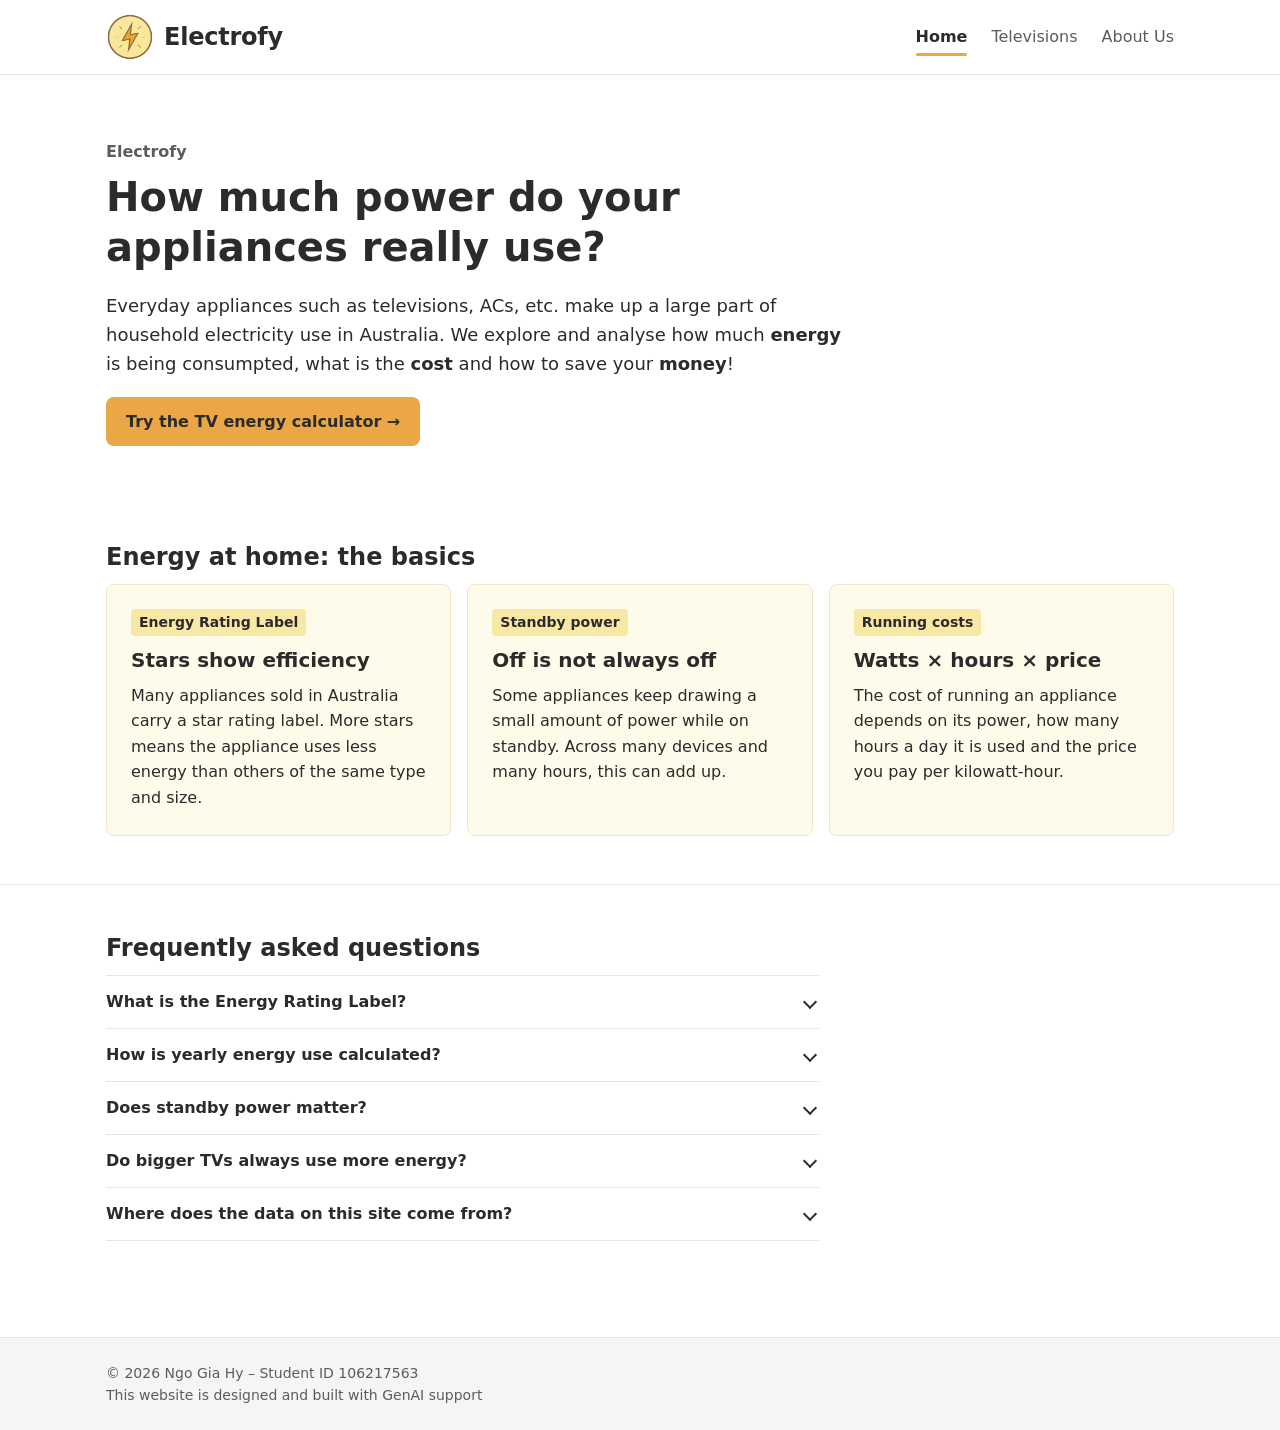
<file: index.html>
<!DOCTYPE html>
<html lang="en-AU">
<head>
  <meta charset="UTF-8">
  <meta name="viewport" content="width=device-width, initial-scale=1">
  <title>Home | Electrofy</title>
  <meta name="description" content="Appliance energy consumption in Australian homes.">
  <link rel="icon" href="assets/img/power-logo.png">
  <link rel="stylesheet" href="assets/css/styles.css">
  <script src="assets/js/main.js" defer></script>
</head>
<body>
  <a class="skip-link" href="#main">Skip to main content</a>

  <header class="site-header">
    <nav class="site-nav container" aria-label="Main">
      <a class="logo" href="index.html"><img src="assets/img/power-logo.png" alt="" width="48" height="48"><span class="logo-name">Electrofy</span></a>
      <ul class="nav-links">
        <li><a href="index.html" class="active" aria-current="page">Home</a></li>
        <li><a href="televisions.html">Televisions</a></li>
        <li><a href="about.html">About Us</a></li>
      </ul>
    </nav>
  </header>

  <main id="main">
    <section class="hero">
      <div class="container">
        <p class="site-name">Electrofy</p>
        <h1>How much power do your appliances really use?</h1>
        <p class="lead">Everyday appliances such as televisions, ACs, etc. make up a large part of household electricity use in Australia. We explore and analyse how much <strong>energy</strong> is being consumpted, what is the <strong>cost</strong> and how to save your <strong>money</strong>!</p>
        <a class="button" href="televisions.html">Try the TV energy calculator →</a>
      </div>
    </section>

    <section class="section" aria-labelledby="facts-title">
      <div class="container">
        <h2 id="facts-title">Energy at home: the basics</h2>
        <ul class="card-grid">
          <li class="card">
            <span class="chip">Energy Rating Label</span>
            <h3>Stars show efficiency</h3>
            <p>Many appliances sold in Australia carry a star rating label. More stars means the appliance uses less energy than others of the same type and size.</p>
          </li>
          <li class="card">
            <span class="chip">Standby power</span>
            <h3>Off is not always off</h3>
            <p>Some appliances keep drawing a small amount of power while on standby. Across many devices and many hours, this can add up.</p>
          </li>
          <li class="card">
            <span class="chip">Running costs</span>
            <h3>Watts × hours × price</h3>
            <p>The cost of running an appliance depends on its power, how many hours a day it is used and the price you pay per kilowatt-hour.</p>
          </li>
        </ul>
      </div>
    </section>

    <section class="section" aria-labelledby="faq-title">
      <div class="container">
        <h2 id="faq-title">Frequently asked questions</h2>
        <div class="faq-list">
          <div class="faq-item">
            <h3><button class="faq-question" type="button" aria-expanded="false" aria-controls="faq-1">What is the Energy Rating Label?<span class="faq-icon" aria-hidden="true"></span></button></h3>
            <div class="faq-answer" id="faq-1" hidden><p>The Energy Rating Label is a star rating shown on appliances in Australia and New Zealand to help buyers compare energy efficiency.</p></div>
          </div>
          <div class="faq-item">
            <h3><button class="faq-question" type="button" aria-expanded="false" aria-controls="faq-2">How is yearly energy use calculated?<span class="faq-icon" aria-hidden="true"></span></button></h3>
            <div class="faq-answer" id="faq-2" hidden><p>Multiply the appliance's power in watts by the hours it is used each day, divide by 1,000 to get kilowatt-hours, then multiply by 365.</p></div>
          </div>
          <div class="faq-item">
            <h3><button class="faq-question" type="button" aria-expanded="false" aria-controls="faq-3">Does standby power matter?<span class="faq-icon" aria-hidden="true"></span></button></h3>
            <div class="faq-answer" id="faq-3" hidden><p>Standby power is usually small for a single device, but it runs around the clock and across many devices in a home.</p></div>
          </div>
          <div class="faq-item">
            <h3><button class="faq-question" type="button" aria-expanded="false" aria-controls="faq-4">Do bigger TVs always use more energy?<span class="faq-icon" aria-hidden="true"></span></button></h3>
            <div class="faq-answer" id="faq-4" hidden><p>Larger screens generally need more power, but screen technology and efficiency also make a difference. Try the calculator to compare models.</p></div>
          </div>
          <div class="faq-item">
            <h3><button class="faq-question" type="button" aria-expanded="false" aria-controls="faq-5">Where does the data on this site come from?<span class="faq-icon" aria-hidden="true"></span></button></h3>
            <div class="faq-answer" id="faq-5" hidden><p>TV model data comes from the Australian Energy Rating product register. See the About Us page for details.</p></div>
          </div>
        </div>
      </div>
    </section>
  </main>

  <footer class="site-footer">
    <div class="container">
      <p>&copy; <span id="year">2026</span> Ngo Gia Hy – Student ID 106217563</p>
      <p>This website is designed and built with GenAI support</p>
    </div>
  </footer>
</body>
</html>
</file>
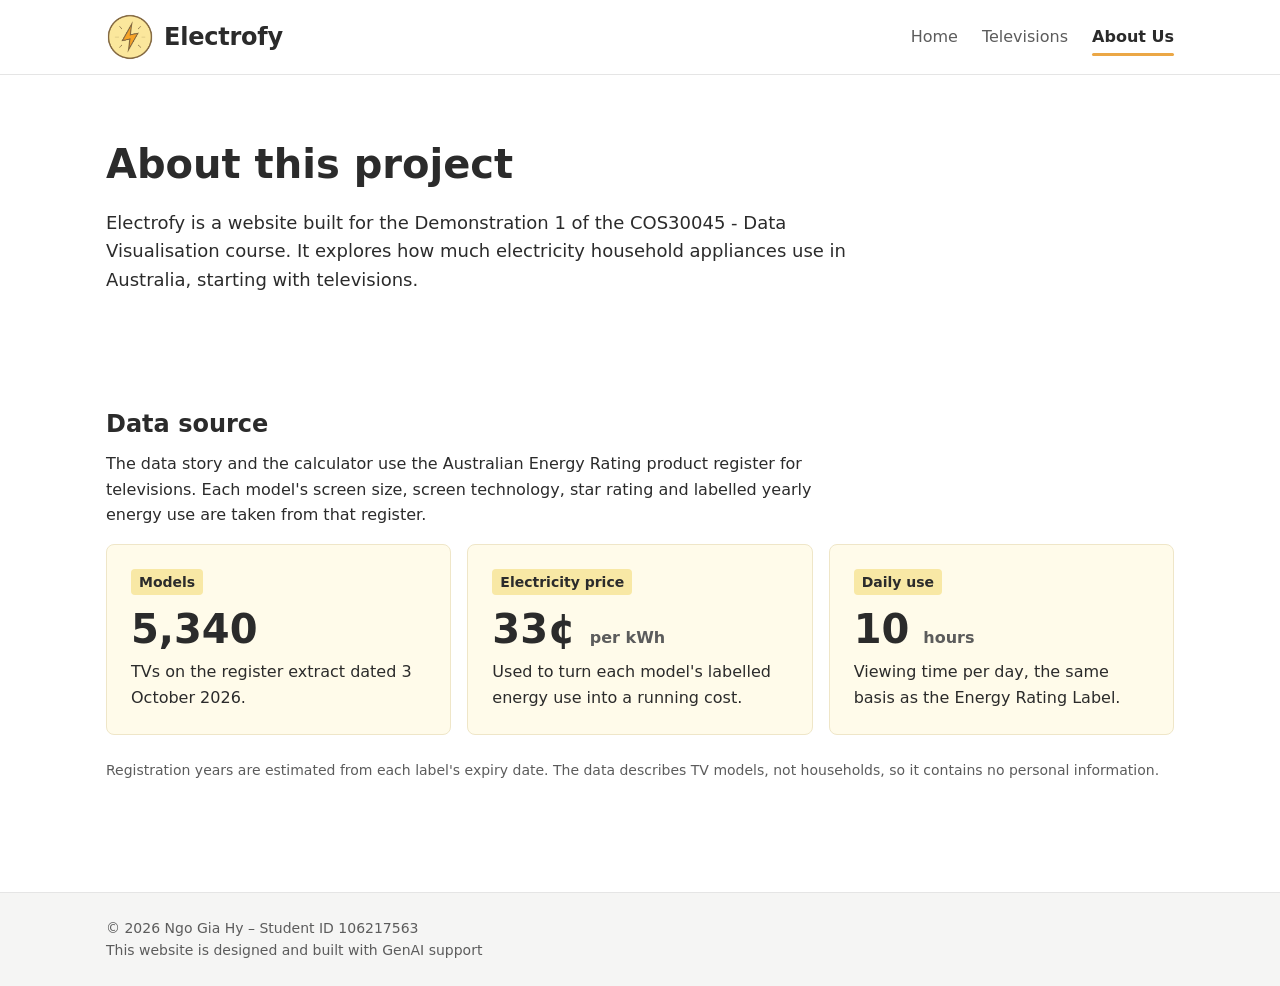
<file: about.html>
<!DOCTYPE html>
<html lang="en-AU">
<head>
  <meta charset="UTF-8">
  <meta name="viewport" content="width=device-width, initial-scale=1">
  <title>About Us | Electrofy</title>
  <meta name="description" content="About the Electrofy project, its data source and its author.">
  <link rel="icon" href="assets/img/power-logo.png">
  <link rel="stylesheet" href="assets/css/styles.css">
  <script src="assets/js/main.js" defer></script>
</head>
<body>
  <a class="skip-link" href="#main">Skip to main content</a>

  <header class="site-header">
    <nav class="site-nav container" aria-label="Main">
      <a class="logo" href="index.html"><img src="assets/img/power-logo.png" alt="" width="48" height="48"><span class="logo-name">Electrofy</span></a>
      <ul class="nav-links">
        <li><a href="index.html">Home</a></li>
        <li><a href="televisions.html">Televisions</a></li>
        <li><a href="about.html" class="active" aria-current="page">About Us</a></li>
      </ul>
    </nav>
  </header>

  <main id="main">
    <section class="hero">
      <div class="container">
        <h1>About this project</h1>
        <p class="lead">Electrofy is a website built for the Demonstration 1 of the COS30045 - Data Visualisation course. It explores how much electricity household appliances use in Australia, starting with televisions.</p>
      </div>
    </section>

    <section class="section" aria-labelledby="data-title">
      <div class="container">
        <h2 id="data-title">Data source</h2>
        <p class="prose">The data story and the calculator use the Australian Energy Rating product register for televisions. Each model's screen size, screen technology, star rating and labelled yearly energy use are taken from that register.</p>
        <ul class="card-grid">
          <li class="card">
            <span class="chip">Models</span>
            <p class="stat">5,340</p>
            <p>TVs on the register extract dated 3 October 2026.</p>
          </li>
          <li class="card">
            <span class="chip">Electricity price</span>
            <p class="stat">33¢ <small>per kWh</small></p>
            <p>Used to turn each model's labelled energy use into a running cost.</p>
          </li>
          <li class="card">
            <span class="chip">Daily use</span>
            <p class="stat">10 <small>hours</small></p>
            <p>Viewing time per day, the same basis as the Energy Rating Label.</p>
          </li>
        </ul>
        <p class="data-note">Registration years are estimated from each label's expiry date. The data describes TV models, not households, so it contains no personal information.</p>
      </div>
    </section>

  </main>

  <footer class="site-footer">
    <div class="container">
      <p>&copy; <span id="year">2026</span> Ngo Gia Hy – Student ID 106217563</p>
      <p>This website is designed and built with GenAI support</p>
    </div>
  </footer>
</body>
</html>
</file>
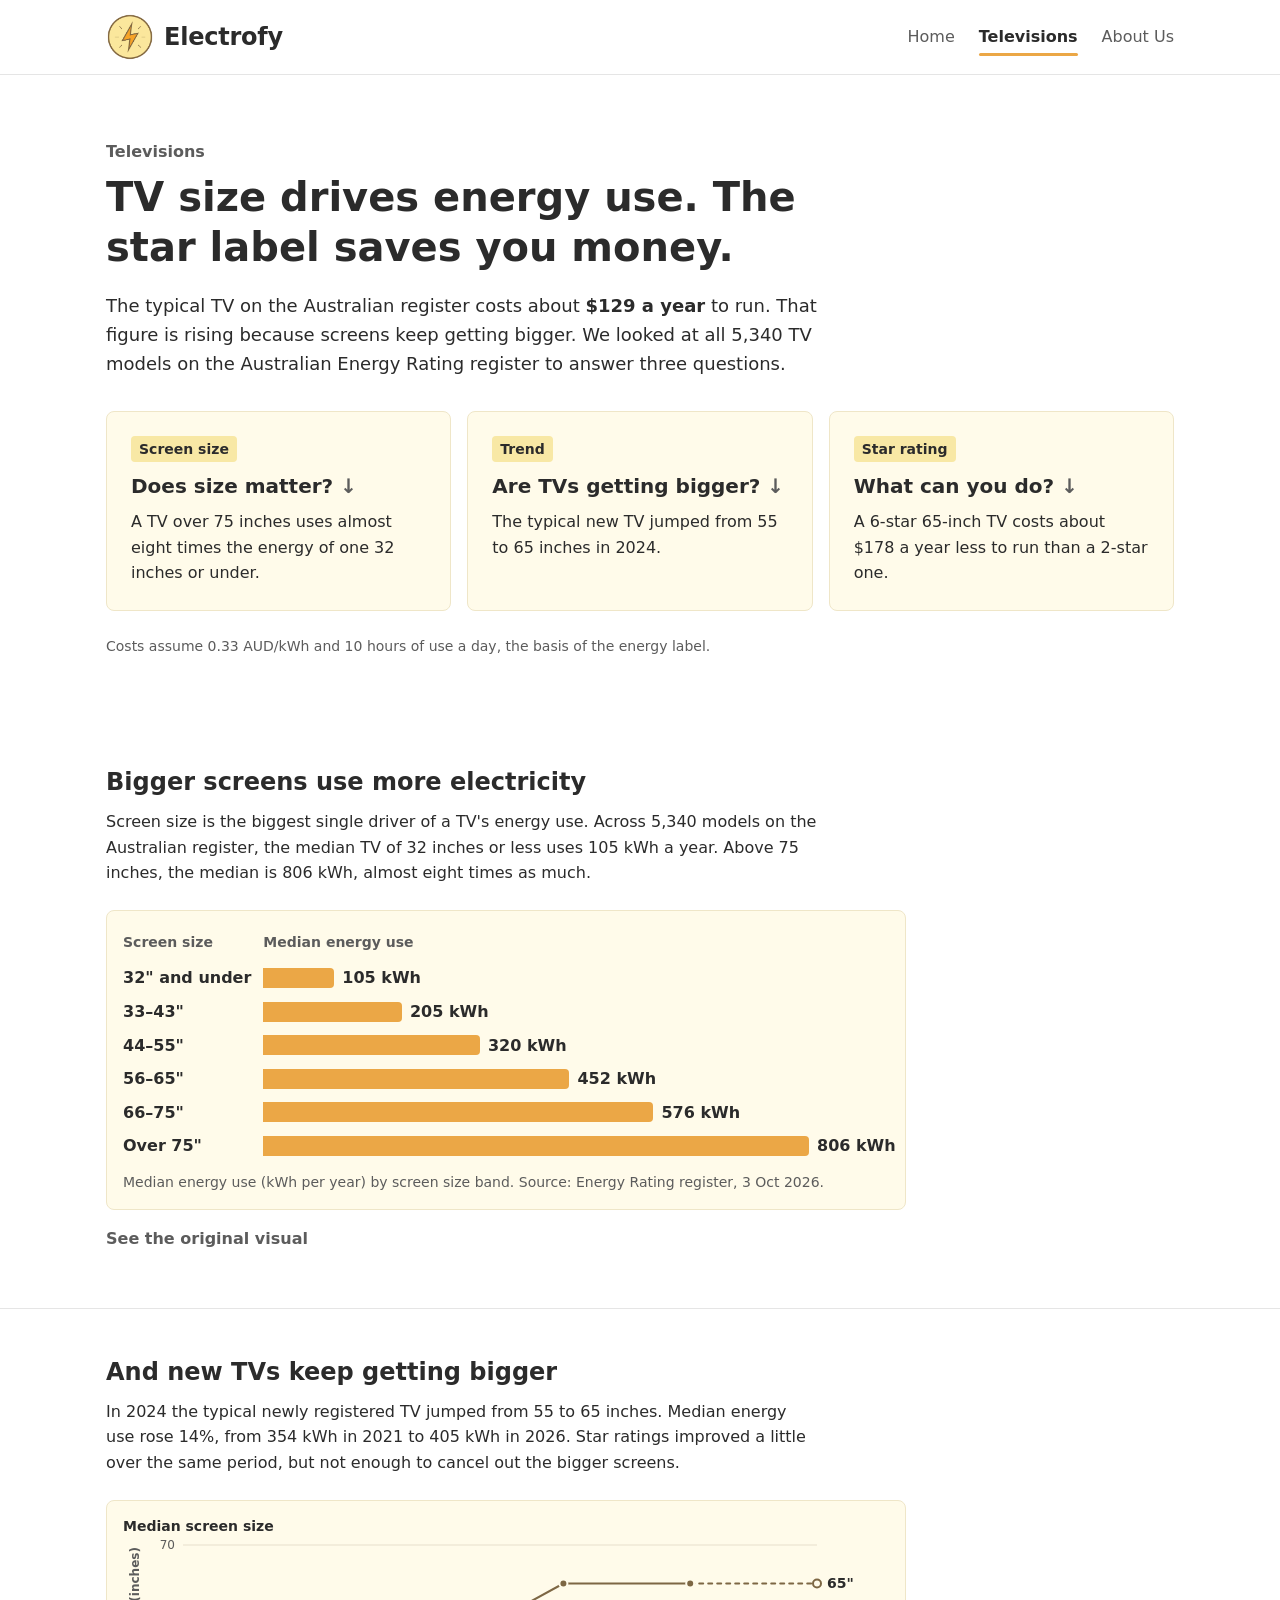
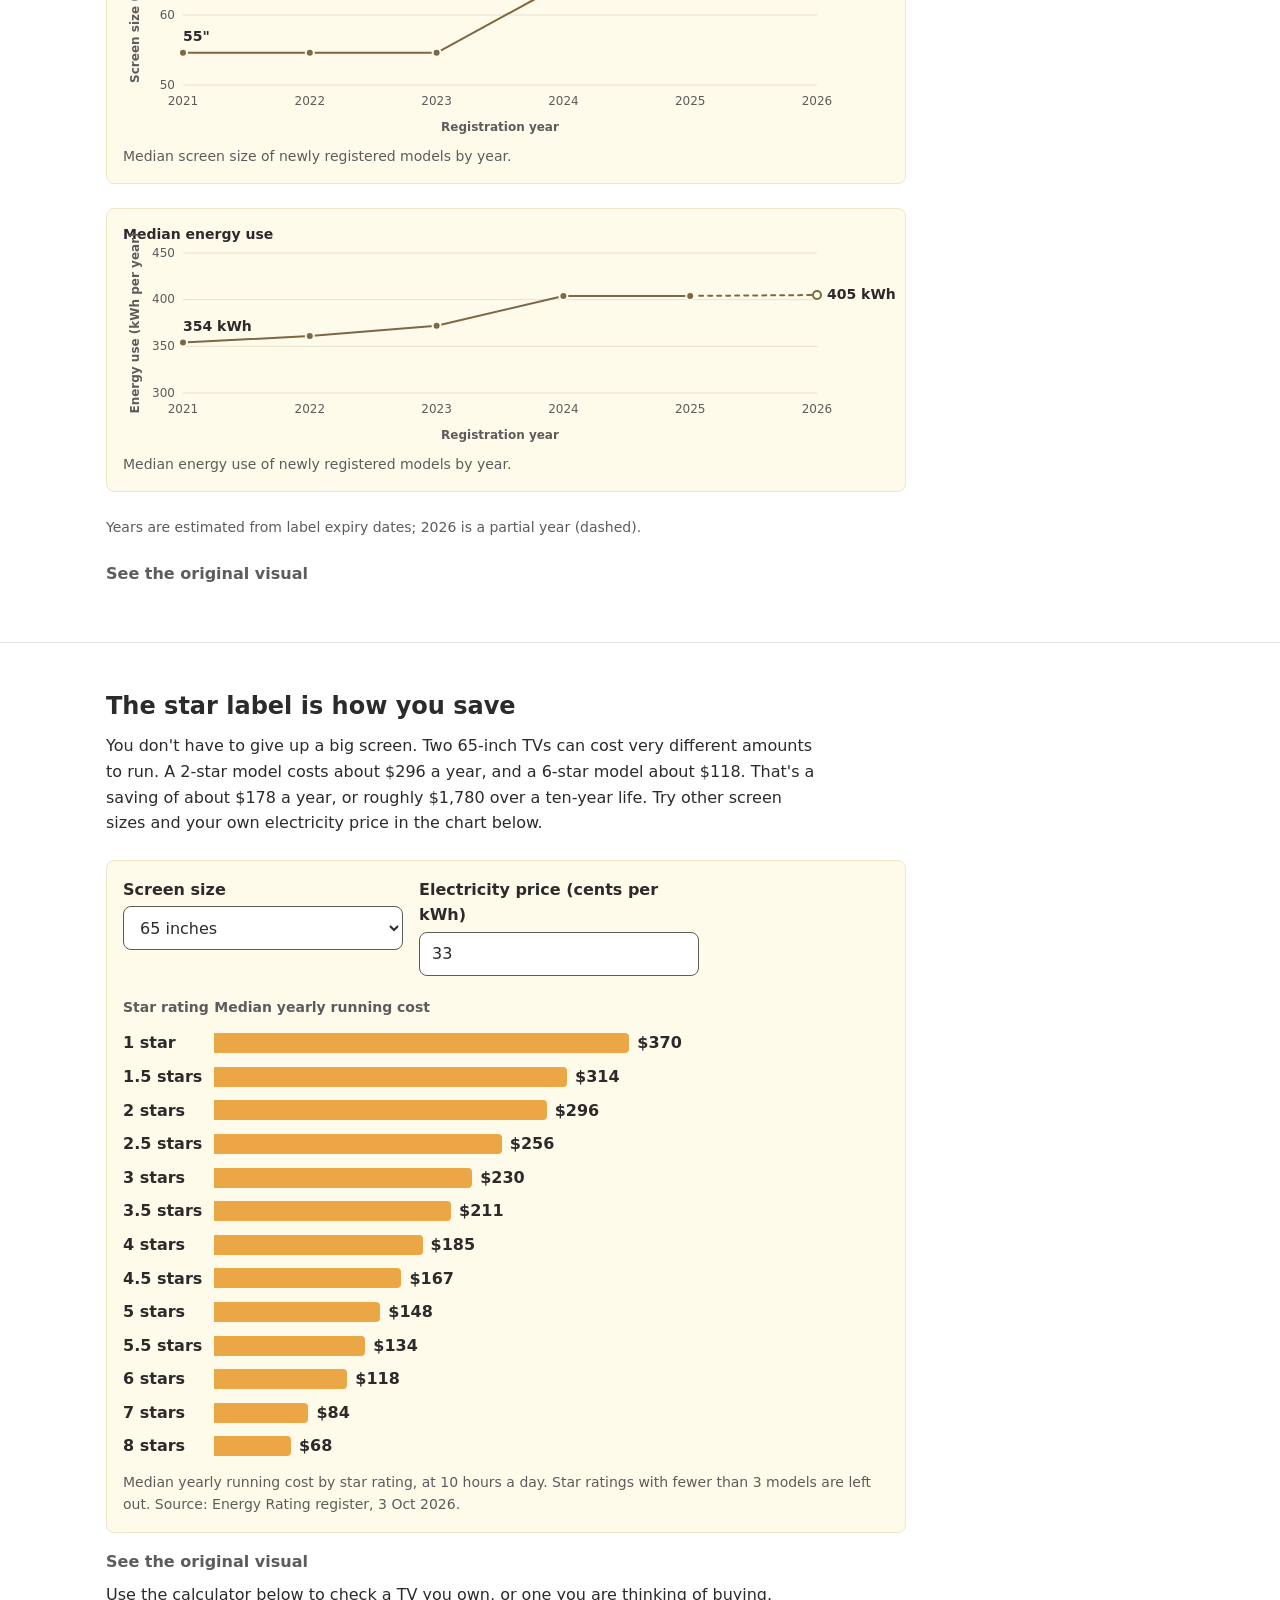
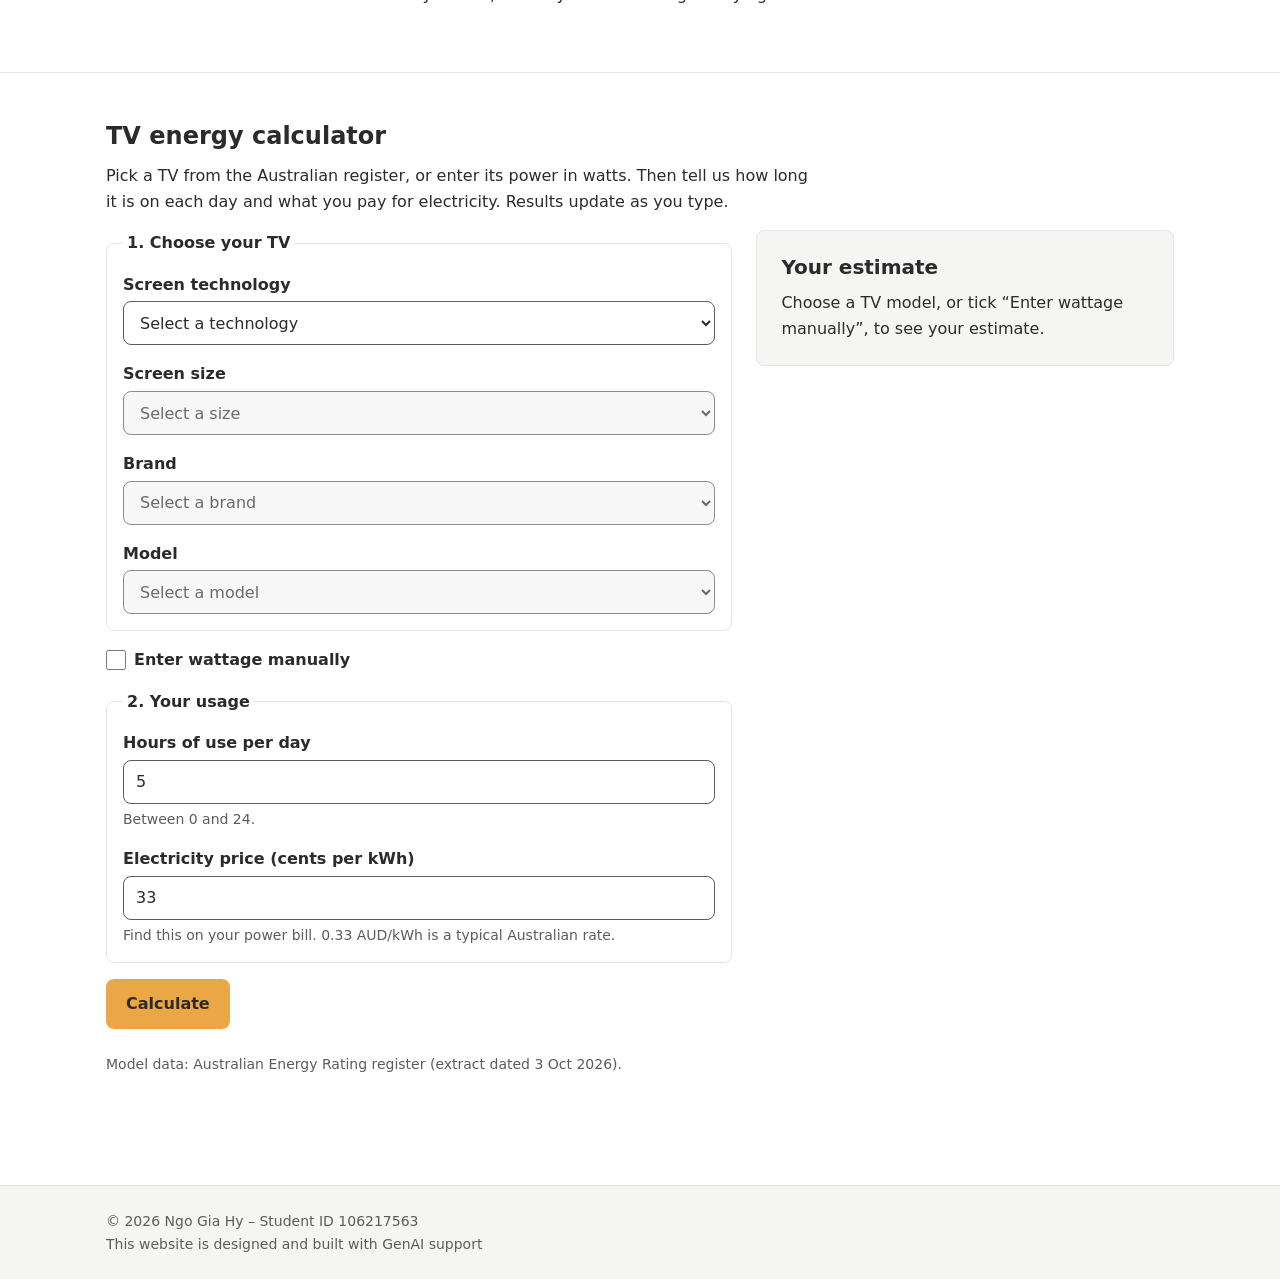
<file: televisions.html>
<!DOCTYPE html>
<html lang="en-AU">
<head>
  <meta charset="UTF-8">
  <meta name="viewport" content="width=device-width, initial-scale=1">
  <title>Televisions | Electrofy</title>
  <meta name="description" content="Bigger TVs, bigger bills: how screen size and star ratings affect what a TV costs to run in Australia, plus a TV energy calculator.">
  <link rel="icon" href="assets/img/power-logo.png">
  <link rel="stylesheet" href="assets/css/styles.css">
  <script src="assets/js/main.js" defer></script>
  <script src="assets/data/tv-models.js" defer></script>
  <script src="assets/js/calculator.js" defer></script>
  <script src="assets/js/cost-chart.js" defer></script>
  <script src="assets/js/trend-chart.js" defer></script>
</head>
<body>
  <a class="skip-link" href="#main">Skip to main content</a>

  <header class="site-header">
    <nav class="site-nav container" aria-label="Main">
      <a class="logo" href="index.html"><img src="assets/img/power-logo.png" alt="" width="48" height="48"><span class="logo-name">Electrofy</span></a>
      <ul class="nav-links">
        <li><a href="index.html">Home</a></li>
        <li><a href="televisions.html" class="active" aria-current="page">Televisions</a></li>
        <li><a href="about.html">About Us</a></li>
      </ul>
    </nav>
  </header>

  <main id="main">
    <section class="hero">
      <div class="container">
        <p class="site-name">Televisions</p>
        <h1>TV size drives energy use. The star label saves you money.</h1>
        <p class="lead">The typical TV on the Australian register costs about <strong>$129 a year</strong> to run. That figure is rising because screens keep getting bigger. We looked at all 5,340 TV models on the Australian Energy Rating register to answer three questions.</p>
        <ul class="card-grid question-grid">
          <li>
            <a class="card card-link" href="#size-title">
              <span class="chip">Screen size</span>
              <p class="card-title">Does size matter?</p>
              <p>A TV over 75 inches uses almost eight times the energy of one 32 inches or under.</p>
            </a>
          </li>
          <li>
            <a class="card card-link" href="#trend-title">
              <span class="chip">Trend</span>
              <p class="card-title">Are TVs getting bigger?</p>
              <p>The typical new TV jumped from 55 to 65 inches in 2024.</p>
            </a>
          </li>
          <li>
            <a class="card card-link" href="#cost-title">
              <span class="chip">Star rating</span>
              <p class="card-title">What can you do?</p>
              <p>A 6-star 65-inch TV costs about $178 a year less to run than a 2-star one.</p>
            </a>
          </li>
        </ul>
        <p class="data-note">Costs assume 0.33 AUD/kWh and 10 hours of use a day, the basis of the energy label.</p>
      </div>
    </section>

    <section class="section" aria-labelledby="size-title">
      <div class="container">
        <h2 id="size-title">Bigger screens use more electricity</h2>
        <p class="prose">Screen size is the biggest single driver of a TV's energy use. Across 5,340 models on the Australian register, the median TV of 32 inches or less uses 105 kWh a year. Above 75 inches, the median is 806 kWh, almost eight times as much.</p>
        <figure class="chart">
          <!-- Medians over all 5,340 register rows, as in the original chart. --share = value / 806. -->
          <table class="bar-table" aria-describedby="size-caption">
            <thead>
              <tr><th scope="col">Screen size</th><th scope="col">Median energy use</th></tr>
            </thead>
            <tbody>
              <tr><th scope="row">32" and under</th><td><div class="bar-track"><span class="bar" style="--share: 0.130"></span><span class="bar-value">105 kWh</span></div></td></tr>
              <tr><th scope="row">33–43"</th><td><div class="bar-track"><span class="bar" style="--share: 0.254"></span><span class="bar-value">205 kWh</span></div></td></tr>
              <tr><th scope="row">44–55"</th><td><div class="bar-track"><span class="bar" style="--share: 0.397"></span><span class="bar-value">320 kWh</span></div></td></tr>
              <tr><th scope="row">56–65"</th><td><div class="bar-track"><span class="bar" style="--share: 0.561"></span><span class="bar-value">452 kWh</span></div></td></tr>
              <tr><th scope="row">66–75"</th><td><div class="bar-track"><span class="bar" style="--share: 0.715"></span><span class="bar-value">576 kWh</span></div></td></tr>
              <tr><th scope="row">Over 75"</th><td><div class="bar-track"><span class="bar" style="--share: 1"></span><span class="bar-value">806 kWh</span></div></td></tr>
            </tbody>
          </table>
          <figcaption id="size-caption">Median energy use (kWh per year) by screen size band. Source: Energy Rating register, 3 Oct 2026.</figcaption>
        </figure>
        <details class="chart-original">
          <summary>See the original visual</summary>
          <img src="assets/img/chart-a-size.png" alt="Bar chart of median yearly energy use by screen size: 105 kWh for 32 inches and under, 205 for 33 to 43, 320 for 44 to 55, 452 for 56 to 65, 576 for 66 to 75 and 806 kWh for over 75 inches.">
        </details>
      </div>
    </section>

    <section class="section" aria-labelledby="trend-title">
      <div class="container">
        <h2 id="trend-title">And new TVs keep getting bigger</h2>
        <p class="prose">In 2024 the typical newly registered TV jumped from 55 to 65 inches. Median energy use rose 14%, from 354 kWh in 2021 to 405 kWh in 2026. Star ratings improved a little over the same period, but not enough to cancel out the bigger screens.</p>
        <figure class="chart">
          <div class="trend-chart" data-measure="size"></div>
          <div class="chart-tip" role="tooltip" hidden></div>
          <figcaption>Median screen size of newly registered models by year.</figcaption>
        </figure>
        <figure class="chart">
          <div class="trend-chart" data-measure="kwh"></div>
          <div class="chart-tip" role="tooltip" hidden></div>
          <figcaption>Median energy use of newly registered models by year.</figcaption>
        </figure>
        <p class="data-note">Years are estimated from label expiry dates; 2026 is a partial year (dashed).</p>
        <details class="chart-original">
          <summary>See the original visual</summary>
          <img src="assets/img/chart-b-trend.png" alt="Line chart from 2021 to 2026: median screen size steps up from 55 to 65 inches in 2024, and median yearly energy use rises from 354 to 405 kWh.">
        </details>
      </div>
    </section>

    <section class="section" aria-labelledby="cost-title">
      <div class="container">
        <h2 id="cost-title">The star label is how you save</h2>
        <p class="prose">You don't have to give up a big screen. Two 65-inch TVs can cost very different amounts to run. A 2-star model costs about $296 a year, and a 6-star model about $118. That's a saving of about $178 a year, or roughly $1,780 over a ten-year life. Try other screen sizes and your own electricity price in the chart below.</p>
        <figure class="chart cost-chart">
          <div class="chart-controls">
            <div class="field">
              <label for="cost-size">Screen size</label>
              <select id="cost-size"></select>
            </div>
            <div class="field">
              <label for="cost-price">Electricity price (cents per kWh)</label>
              <input type="number" id="cost-price" value="33" min="1" max="200" step="any" inputmode="decimal" aria-describedby="cost-price-error">
              <p class="error" id="cost-price-error"></p>
            </div>
          </div>
          <table class="bar-table" aria-describedby="cost-caption">
            <thead>
              <tr><th scope="col">Star rating</th><th scope="col">Median yearly running cost</th></tr>
            </thead>
            <tbody id="cost-rows"></tbody>
          </table>
          <div class="chart-tip" id="cost-tip" role="tooltip" hidden></div>
          <figcaption id="cost-caption">Median yearly running cost by star rating, at 10 hours a day. Star ratings with fewer than 3 models are left out. Source: Energy Rating register, 3 Oct 2026.</figcaption>
        </figure>
        <details class="chart-original">
          <summary>See the original visual</summary>
          <img src="assets/img/chart-c-cost.png" alt="Bar chart of yearly running cost for 65-inch TVs by star rating: about $296 at 2 stars, $185 at 4 stars, $119 at 6 stars and $84 at 7 stars.">
        </details>
        <p class="prose">Use the calculator below to check a TV you own, or one you are thinking of buying.</p>
      </div>
    </section>

    <section class="section" aria-labelledby="calc-title">
      <div class="container">
        <h2 id="calc-title">TV energy calculator</h2>
        <p class="prose">Pick a TV from the Australian register, or enter its power in watts. Then tell us how long it is on each day and what you pay for electricity. Results update as you type.</p>

        <div class="calc-layout">
          <form id="calc-form" class="calc-form" novalidate autocomplete="off">
            <fieldset id="model-picker">
              <legend>1. Choose your TV</legend>
              <div class="field">
                <label for="tech">Screen technology</label>
                <select id="tech" name="tech"></select>
              </div>
              <div class="field">
                <label for="size">Screen size</label>
                <select id="size" name="size" disabled></select>
              </div>
              <div class="field">
                <label for="brand">Brand</label>
                <select id="brand" name="brand" disabled></select>
              </div>
              <div class="field">
                <label for="model">Model</label>
                <select id="model" name="model" disabled aria-describedby="model-error"></select>
                <p class="error" id="model-error"></p>
              </div>
            </fieldset>

            <div class="field field-check">
              <input type="checkbox" id="manual" name="manual">
              <label for="manual">Enter wattage manually</label>
            </div>

            <div class="field" id="watts-field" hidden>
              <label for="watts">Power usage (watts)</label>
              <input type="number" id="watts" name="watts" min="1" max="1000" step="any" inputmode="decimal" aria-describedby="watts-help watts-error">
              <p class="help" id="watts-help">Between 1 and 1000 W. Check the label or the manual.</p>
              <p class="error" id="watts-error"></p>
            </div>

            <fieldset>
              <legend>2. Your usage</legend>
              <div class="field">
                <label for="hours">Hours of use per day</label>
                <input type="number" id="hours" name="hours" value="5" min="0" max="24" step="any" inputmode="decimal" aria-describedby="hours-help hours-error">
                <p class="help" id="hours-help">Between 0 and 24.</p>
                <p class="error" id="hours-error"></p>
              </div>
              <div class="field">
                <label for="price">Electricity price (cents per kWh)</label>
                <input type="number" id="price" name="price" value="33" min="1" max="200" step="any" inputmode="decimal" aria-describedby="price-help price-error">
                <p class="help" id="price-help">Find this on your power bill. 0.33 AUD/kWh is a typical Australian rate.</p>
                <p class="error" id="price-error"></p>
              </div>
            </fieldset>

            <button type="submit" class="button">Calculate</button>
          </form>

          <section class="results" aria-labelledby="results-title">
            <h3 id="results-title">Your estimate</h3>
            <div aria-live="polite">
              <p class="results-message" id="results-message">Choose a TV model, or tick “Enter wattage manually”, to see your estimate.</p>
              <p class="results-basis" id="results-basis" hidden></p>
              <table class="results-table" id="results-table" hidden>
                <thead>
                  <tr><th scope="col">Period</th><th scope="col">Energy</th><th scope="col">Cost</th></tr>
                </thead>
                <tbody>
                  <tr><th scope="row">Per day</th><td id="kwh-day"></td><td id="cost-day"></td></tr>
                  <tr><th scope="row">Per month</th><td id="kwh-month"></td><td id="cost-month"></td></tr>
                  <tr><th scope="row">Per year</th><td id="kwh-year"></td><td id="cost-year"></td></tr>
                </tbody>
              </table>
              <p class="label-note" id="label-note" hidden></p>
            </div>
          </section>
        </div>

        <p class="data-note">Model data: Australian Energy Rating register (extract dated 3 Oct 2026).</p>
      </div>
    </section>
  </main>

  <footer class="site-footer">
    <div class="container">
      <p>&copy; <span id="year">2026</span> Ngo Gia Hy – Student ID 106217563</p>
      <p>This website is designed and built with GenAI support</p>
    </div>
  </footer>
</body>
</html>
</file>
<file: assets/css/styles.css>
/* Electrofy — shared styles.
   White and light grey base with charcoal text. The logo's light yellow (--tint) is a small accent
   on labels; its amber is for fills and highlights only, never text. */

:root {
  --bg: #FFFFFF;
  --surface: #F5F5F4;
  --tint: #F8E8A5;
  --ink: #2B2B2B;
  --muted: #5C5C5C;
  --amber: #EBA746;
  /* Cards and charts keep the logo's warm theme: cream panels, amber bars, brown lines and hover. */
  --warm-surface: #FFFBEA;
  --warm-line: #EFE6C8;
  --chart-bar: #EBA746;
  --chart-ink: #7D6744;
  --error: #B42318;
  --line: #E5E5E5;
  --radius: 8px;
  --max-width: 1100px;
  --ease: cubic-bezier(0.2, 0, 0, 1);
}

/* ---------- Base ---------- */

*, *::before, *::after { box-sizing: border-box; }

[hidden] { display: none !important; }

body {
  margin: 0;
  min-height: 100vh;
  display: flex;
  flex-direction: column;
  font-family: system-ui, -apple-system, "Segoe UI", Roboto, "Helvetica Neue", Arial, sans-serif;
  font-size: 1rem;
  line-height: 1.6;
  color: var(--ink);
  background: var(--bg);
}

main { flex: 1; }

img { display: block; max-width: 100%; height: auto; }

h1, h2, h3 { margin: 0 0 0.5em; line-height: 1.25; text-wrap: balance; }
h1 { font-size: 2rem; }
h2 { font-size: 1.5rem; }
h3 { font-size: 1.25rem; }

p { margin: 0 0 1em; }

a { color: var(--muted); }
a:hover { color: var(--ink); }

::selection { background: var(--tint); color: var(--ink); }

:focus-visible { outline: 2px solid var(--muted); outline-offset: 3px; }

.container { width: 100%; max-width: var(--max-width); margin: 0 auto; padding: 0 16px; }

.skip-link {
  position: absolute;
  left: 16px;
  top: -64px;
  z-index: 10;
  padding: 8px 12px;
  background: var(--ink);
  color: var(--bg);
  border-radius: var(--radius);
}
.skip-link:focus { top: 8px; }
.skip-link:hover,
.skip-link:focus { color: var(--bg); }

/* ---------- Header & navigation ---------- */

.site-header { background: var(--bg); border-bottom: 1px solid var(--line); }

.site-nav {
  display: flex;
  flex-wrap: wrap;
  align-items: center;
  justify-content: space-between;
  gap: 8px 24px;
  padding-top: 12px;
  padding-bottom: 12px;
}

.logo { display: inline-flex; align-items: center; gap: 10px; text-decoration: none; }
.logo img { width: 48px; height: 48px; transition: transform 200ms var(--ease); }
.logo-name { font-size: 1.5rem; font-weight: 700; color: var(--ink); letter-spacing: -0.01em; }
.logo:hover img { transform: translateY(-2px); }

.nav-links { display: flex; flex-wrap: wrap; gap: 0 24px; margin: 0; padding: 0; list-style: none; }

.nav-links a {
  position: relative;
  display: inline-block;
  padding: 12px 0;
  color: var(--muted);
  font-weight: 500;
  text-decoration: none;
}

.nav-links a::after {
  content: "";
  position: absolute;
  left: 0;
  right: 0;
  bottom: 6px;
  height: 3px;
  border-radius: 2px;
  background: var(--amber);
  transform: scaleX(0);
  transform-origin: left;
  transition: transform 200ms var(--ease);
}

.nav-links a:hover { color: var(--ink); }
.nav-links a:hover::after,
.nav-links a.active::after { transform: scaleX(1); }
.nav-links a.active { color: var(--ink); font-weight: 700; }

/* ---------- Page sections ---------- */

.section { padding: 48px 0; }
.section + .section { border-top: 1px solid var(--line); }
.hero { padding: 64px 0 48px; }

.site-name { margin-bottom: 8px; color: var(--muted); font-weight: 600; }

.lead { max-width: 65ch; font-size: 1.125rem; }
.prose { max-width: 70ch; }

.button {
  display: inline-block;
  padding: 12px 20px;
  border: 0;
  border-radius: var(--radius);
  background: var(--amber);
  color: var(--ink);
  font: inherit;
  font-weight: 700;
  text-decoration: none;
  cursor: pointer;
  transition: background-color 150ms var(--ease), transform 150ms var(--ease);
}
.button:hover { background: color-mix(in srgb, var(--amber) 80%, white); color: var(--ink); }
.button:active { transform: scale(0.98); }

.card-grid { display: grid; grid-template-columns: 1fr; gap: 16px; margin: 0; padding: 0; list-style: none; }

.card { padding: 24px; background: var(--warm-surface); border: 1px solid var(--warm-line); border-radius: var(--radius); }
.card p:last-child { margin-bottom: 0; }

.question-grid { margin-top: 32px; }
.card-link {
  display: block;
  height: 100%;
  color: var(--ink);
  text-decoration: none;
  transition: border-color 150ms var(--ease), transform 150ms var(--ease);
}
.card-link:hover { border-color: var(--amber); color: var(--ink); transform: translateY(-2px); }
.card-title { margin: 0 0 0.5em; font-size: 1.25rem; font-weight: 700; line-height: 1.25; }
.card-title::after { content: " ↓" / ""; color: var(--muted); }

@media (prefers-reduced-motion: no-preference) {
  html { scroll-behavior: smooth; }
}

.chip {
  display: inline-block;
  margin-bottom: 12px;
  padding: 2px 8px;
  border-radius: 4px;
  background: var(--tint);
  color: var(--ink);
  font-size: 0.875rem;
  font-weight: 600;
}

.stat { margin: 0 0 8px; font-size: 2.5rem; font-weight: 700; line-height: 1.1; font-variant-numeric: tabular-nums; }
.stat small { font-size: 1rem; font-weight: 600; color: var(--muted); }

.data-note { margin-top: 24px; color: var(--muted); font-size: 0.875rem; }

.author-card { display: inline-block; padding: 16px 24px; background: var(--tint); color: var(--ink); border-radius: var(--radius); }
.author-card p { margin: 0; }

/* ---------- Story charts ---------- */

.chart { position: relative; max-width: 800px; margin: 24px 0 0; padding: 16px; background: var(--warm-surface); border: 1px solid var(--warm-line); border-radius: var(--radius); }
.chart img { width: 100%; background: var(--bg); }
.chart figcaption { margin-top: 8px; color: var(--muted); font-size: 0.875rem; }

.chart-controls { display: flex; flex-wrap: wrap; gap: 0 16px; }
.chart-controls .field { flex: 1 1 200px; max-width: 280px; }

.bar-table { width: 100%; border-collapse: collapse; font-variant-numeric: tabular-nums; }
.bar-table th,
.bar-table td { padding: 4px 0; text-align: left; }
.bar-table thead th { padding-bottom: 8px; color: var(--muted); font-size: 0.875rem; }
.bar-table tbody th { width: 5.5rem; padding-right: 12px; font-weight: 600; white-space: nowrap; }
.bar-table tbody tr:focus-visible { outline-offset: 0; }

.bar-track { display: flex; align-items: center; gap: 8px; }
.bar {
  flex: none;
  width: calc((100% - 5rem) * var(--share));
  min-width: 2px;
  height: 20px;
  border-radius: 0 4px 4px 0;
  background: var(--chart-bar);
  transform-origin: left;
  animation: bar-grow 400ms var(--ease);
  transition: background-color 150ms var(--ease);
}
.bar-table tbody tr:hover .bar,
.bar-table tbody tr:focus .bar { background: var(--chart-ink); }
.bar-value { font-weight: 600; white-space: nowrap; }

@keyframes bar-grow { from { transform: scaleX(0); } }

.chart-tip {
  position: absolute;
  z-index: 1;
  padding: 8px 12px;
  background: var(--bg);
  color: var(--ink);
  border: 1px solid var(--line);
  border-radius: var(--radius);
  box-shadow: 0 4px 12px rgb(0 0 0 / 0.08);
  max-width: min(340px, 100%);
  font-size: 0.875rem;
  pointer-events: none;
}
.chart-tip strong { display: block; font-size: 1rem; }

.trend-chart svg { display: block; overflow: visible; }
.trend-title { fill: var(--ink); font-size: 0.875rem; font-weight: 600; }
.trend-tick { fill: var(--muted); font-size: 0.75rem; font-variant-numeric: tabular-nums; }
.trend-axis { fill: var(--muted); font-size: 0.75rem; font-weight: 600; }
.trend-value { fill: var(--ink); font-size: 0.875rem; font-weight: 600; }
.trend-grid { stroke: color-mix(in srgb, var(--chart-ink) 18%, transparent); stroke-width: 1; }
.trend-line { fill: none; stroke: var(--chart-ink); stroke-width: 2; stroke-linecap: round; stroke-linejoin: round; }
.trend-line.is-partial { stroke-dasharray: 4 5; }
.trend-dot { fill: var(--chart-ink); stroke: var(--warm-surface); stroke-width: 2; }
.trend-dot.is-partial { fill: var(--warm-surface); stroke: var(--chart-ink); }
.trend-dot.is-active { fill: var(--amber); stroke: var(--chart-ink); }
.trend-crosshair { stroke: var(--chart-ink); stroke-width: 1; }
.trend-hit { fill: transparent; outline: none; }

.chart-original { max-width: 800px; margin-top: 8px; }
.chart-original img { margin-top: 8px; border: 1px solid var(--line); border-radius: var(--radius); }

/* ---------- Storyboard ---------- */

.plan summary,
.chart-original summary { display: inline-block; padding: 8px 0; color: var(--muted); font-weight: 700; cursor: pointer; }
.plan summary:hover,
.chart-original summary:hover { color: var(--ink); }
.plan[open] summary { margin-bottom: 16px; }

.storyboard { display: grid; grid-template-columns: 1fr; gap: 16px; margin: 0; padding: 0; list-style: none; }
.frame { padding: 16px; background: var(--surface); border: 1px solid var(--line); border-radius: var(--radius); }
.frame p { margin: 0; }
.frame p + p { margin-top: 8px; font-weight: 600; }

.sketch {
  margin: 0 0 12px;
  padding: 12px;
  overflow-x: auto;
  background: var(--bg);
  border: 2px dashed var(--muted);
  border-radius: var(--radius);
  font-size: 0.8125rem;
  line-height: 1.4;
}

/* ---------- FAQ accordion ---------- */

.faq-list { max-width: 70ch; border-top: 1px solid var(--line); }
.faq-item { border-bottom: 1px solid var(--line); }
.faq-item h3 { margin: 0; font-size: 1rem; }

.faq-question {
  display: flex;
  align-items: center;
  justify-content: space-between;
  gap: 16px;
  width: 100%;
  padding: 16px 0;
  border: 0;
  background: none;
  color: var(--ink);
  font: inherit;
  font-weight: 600;
  text-align: left;
  cursor: pointer;
}
.faq-question:hover { color: var(--muted); }

.faq-icon {
  flex: none;
  width: 10px;
  height: 10px;
  margin-right: 4px;
  border-right: 2px solid currentColor;
  border-bottom: 2px solid currentColor;
  transform: rotate(45deg);
  transition: transform 200ms var(--ease);
}
.faq-question[aria-expanded="true"] .faq-icon { transform: rotate(-135deg); }

.faq-answer { padding-bottom: 16px; }
.faq-answer:not([hidden]) { animation: faq-open 250ms var(--ease); }

@keyframes faq-open {
  from { opacity: 0; transform: translateY(-4px); }
  to { opacity: 1; transform: none; }
}

/* ---------- Calculator ---------- */

.calc-layout { display: grid; gap: 24px; }

.calc-form fieldset { margin: 0 0 16px; padding: 16px 16px 0; border: 1px solid var(--line); border-radius: var(--radius); }
.calc-form legend { padding: 0 4px; font-weight: 700; }

.field { margin-bottom: 16px; }
.field label { display: block; margin-bottom: 4px; font-weight: 600; }

.field select,
.field input[type="number"] {
  width: 100%;
  min-height: 44px;
  padding: 8px 12px;
  border: 1px solid var(--muted);
  border-radius: var(--radius);
  background: var(--bg);
  color: var(--ink);
  font: inherit;
}
.field select:disabled { background: var(--surface); cursor: not-allowed; opacity: 0.7; }
.field select[aria-invalid="true"],
.field input[aria-invalid="true"] { border: 2px solid var(--error); }

.field-check { display: flex; align-items: center; gap: 8px; }
.field-check label { margin: 0; }
.field-check input { width: 20px; height: 20px; margin: 0; accent-color: var(--muted); }

.help { margin: 4px 0 0; color: var(--muted); font-size: 0.875rem; }
.error { margin: 4px 0 0; color: var(--error); font-size: 0.875rem; font-weight: 600; }
.error:empty { display: none; }

.results { padding: 24px; background: var(--surface); border: 1px solid var(--line); border-radius: var(--radius); }
.results-message { margin: 0; }
.results-basis { font-weight: 600; }

.results-table { width: 100%; border-collapse: collapse; font-variant-numeric: tabular-nums; }
.results-table th,
.results-table td { padding: 8px 0; border-bottom: 1px solid var(--line); text-align: left; }
.results-table td,
.results-table thead th:not(:first-child) { text-align: right; }
.results-table thead th { color: var(--muted); font-size: 0.875rem; }

.label-note { margin: 16px 0 0; font-size: 0.875rem; }

/* ---------- Footer ---------- */

.site-footer { margin-top: 48px; padding: 24px 0; background: var(--surface); border-top: 1px solid var(--line); color: var(--muted); font-size: 0.875rem; }
.site-footer p { margin: 0; }

/* ---------- Larger screens ---------- */

@media (min-width: 768px) {
  h1 { font-size: 2.5rem; }
  .card-grid { grid-template-columns: repeat(3, 1fr); }
  .storyboard { grid-template-columns: repeat(2, 1fr); }
}

@media (min-width: 900px) {
  .calc-layout { grid-template-columns: 3fr 2fr; align-items: start; }
}

/* ---------- Reduced motion ---------- */

@media (prefers-reduced-motion: reduce) {
  *, *::before, *::after {
    animation-duration: 0.01ms !important;
    animation-iteration-count: 1 !important;
    transition-duration: 0.01ms !important;
  }
}
</file>
